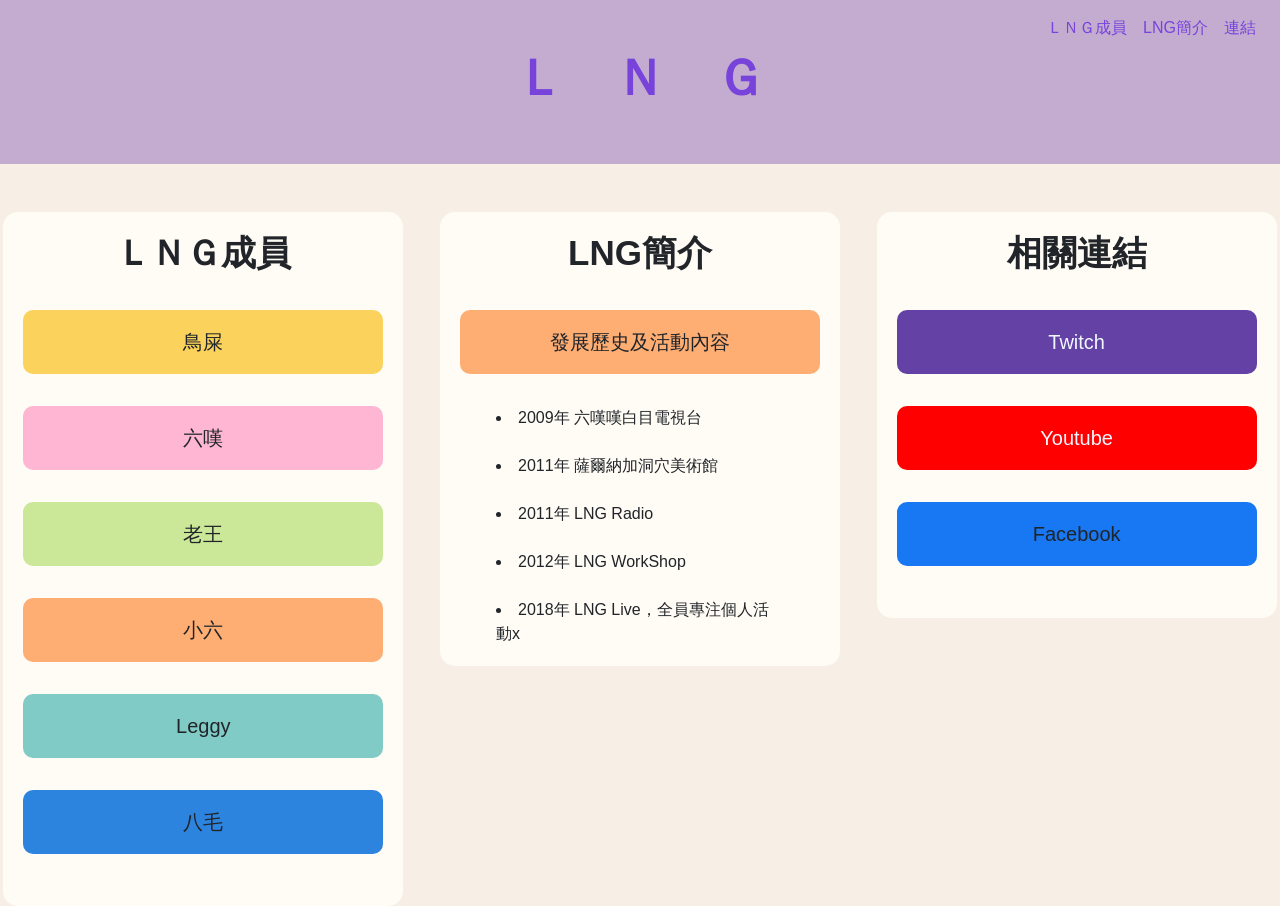
<file: index.html>
<!DOCTYPE html>
<html lang="zh-TW">

<head>
    <meta charset="UTF-8">
    <meta name="viewport" content="width=device-width, initial-scale=1.0">
    <title>個人網站</title>
    <link rel="stylesheet" href="https://stackpath.bootstrapcdn.com/bootstrap/4.3.1/css/bootstrap.min.css">
    <link rel="stylesheet" href="../static/style.css">
</head>

<body>
    
    <header class="text-center py-5">
        <h1>Ｌ　Ｎ　Ｇ</h1>
    </header>
    <nav class="navbar navbar-expand-lg   fixed-top">
        <button class="navbar-toggler" type="button" data-toggle="collapse" data-target="#navbarNav"
            aria-controls="navbarNav" aria-expanded="false" aria-label="Toggle navigation">
            <span class="navbar-toggler-icon"></span>
        </button>
        <div class="collapse navbar-collapse" id="navbarNav">
            <ul class="navbar-nav ml-auto">
                <li class="nav-item">
                    <a class="nav-link" href="#about">ＬＮＧ成員</a>
                </li>
                <li class="nav-item">
                    <a class="nav-link" href="#skills">LNG簡介</a>
                </li>
                <li class="nav-item">
                    <a class="nav-link" href="#contact">連結</a>
                </li>
            </ul>
        </div>
    </nav>
            <br>
            <br>
            <div class="row">
    
                <div class="col-md-4">
                    <div class="card custom-card" onclick="redirectToLink('HollandTest.html')">
                        
                        <div class="card-body">                          
                            <h2 class="card-title">ＬＮＧ成員</h2>
                            <br>
                            <div class="title-box-1">
                                <h5 class="card-body">鳥屎</h5>
                            </div>                        
                            <br>
                            <div class="title-box-2">
                                <h5 class="card-body">六嘆</h5>
                            </div>                           
                            <br>
                            <div class="title-box-3">
                                <h5 class="card-body">老王</h5>
                            </div> 
                            <br>
                            <div class="title-box-4">
                                <h5 class="card-body">小六</h5>
                            </div>                        
                            <br>
                            <div class="title-box-5">
                                <h5 class="card-body">Leggy</h5>
                            </div>                        
                            <br>
                            <div class="title-box-6">
                                <h5 class="card-body">八毛</h5>
                            </div>                        
                            <br>
                        </div>
                    </div>
                    
                </div>

                
    
                <div class="col-md-4">
                    <div class="card custom-card" onclick="redirectToLink('about.html')">
                        <div class="card-body">
                            <h2 class="card-title">LNG簡介</h2>
                            <br>
                            <div class="title-box-4">
                                <h5 class="card-body">發展歷史及活動內容</h5>
                            </div>
                            <br>
                            <li class="card-text-2" style="list-style-type: disc;">2009年 六嘆嘆白目電視台</li>
                            <br>
                            <li class="card-text-2" style="list-style-type: disc;">2011年 薩爾納加洞穴美術館</li>
                            <br>
                            <li class="card-text-2" style="list-style-type: disc;">2011年 LNG Radio</li>
                            <br>
                            <li class="card-text-2" style="list-style-type: disc;">2012年 LNG WorkShop</li>
                            <br>
                            <li class="card-text-2" style="list-style-type: disc;">2018年 LNG Live，全員專注個人活動x</li>
                        </div>
                    </div>
                </div>
                
                <div class="col-md-4">
                    <div class="card custom-card" onclick="redirectToLink('Resume.html')">
                        <div class="card-body">
                            <h2 class="card-title">相關連結</h2>
                            <br>
                            <div class="title-box-7">
                                <h5 class="card-body" style="color: aliceblue;">Twitch</h5>
                            </div>
                            <br>
                            <div class="title-box-8">
                                <h5 class="card-body" style="color: aliceblue;">Youtube</h5>
                            </div>
                            <br>
                            <div class="title-box-9">
                                <h5 class="card-body" >Facebook</h5>
                            </div>
                            <br>
                        </div>
                    </div>
                </div>
            </div>
    
        </div>

    <!-- 引入 Bootstrap 及 Popper.js JavaScript -->
    <script src="https://code.jquery.com/jquery-3.3.1.slim.min.js"></script>
    <script src="https://cdnjs.cloudflare.com/ajax/libs/popper.js/1.14.7/umd/popper.min.js"></script>
    <script src="https://stackpath.bootstrapcdn.com/bootstrap/4.3.1/js/bootstrap.min.js"></script>

    <script>
        $(document).ready(function () {
            // 當點擊 Navbar 中的連結時，進行平滑滾動
            $("a").on('click', function (event) {
                if (this.hash !== "") {
                    event.preventDefault();

                    var hash = this.hash;

                    $('html, body').animate({
                        scrollTop: $(hash).offset().top
                    }, 800, function () {
                        window.location.hash = hash;
                    });
                }
            });
        });
   
        function redirectToLink(url) {
            window.location.href = url;
        }
    </script>
</body>

</html>
</file>
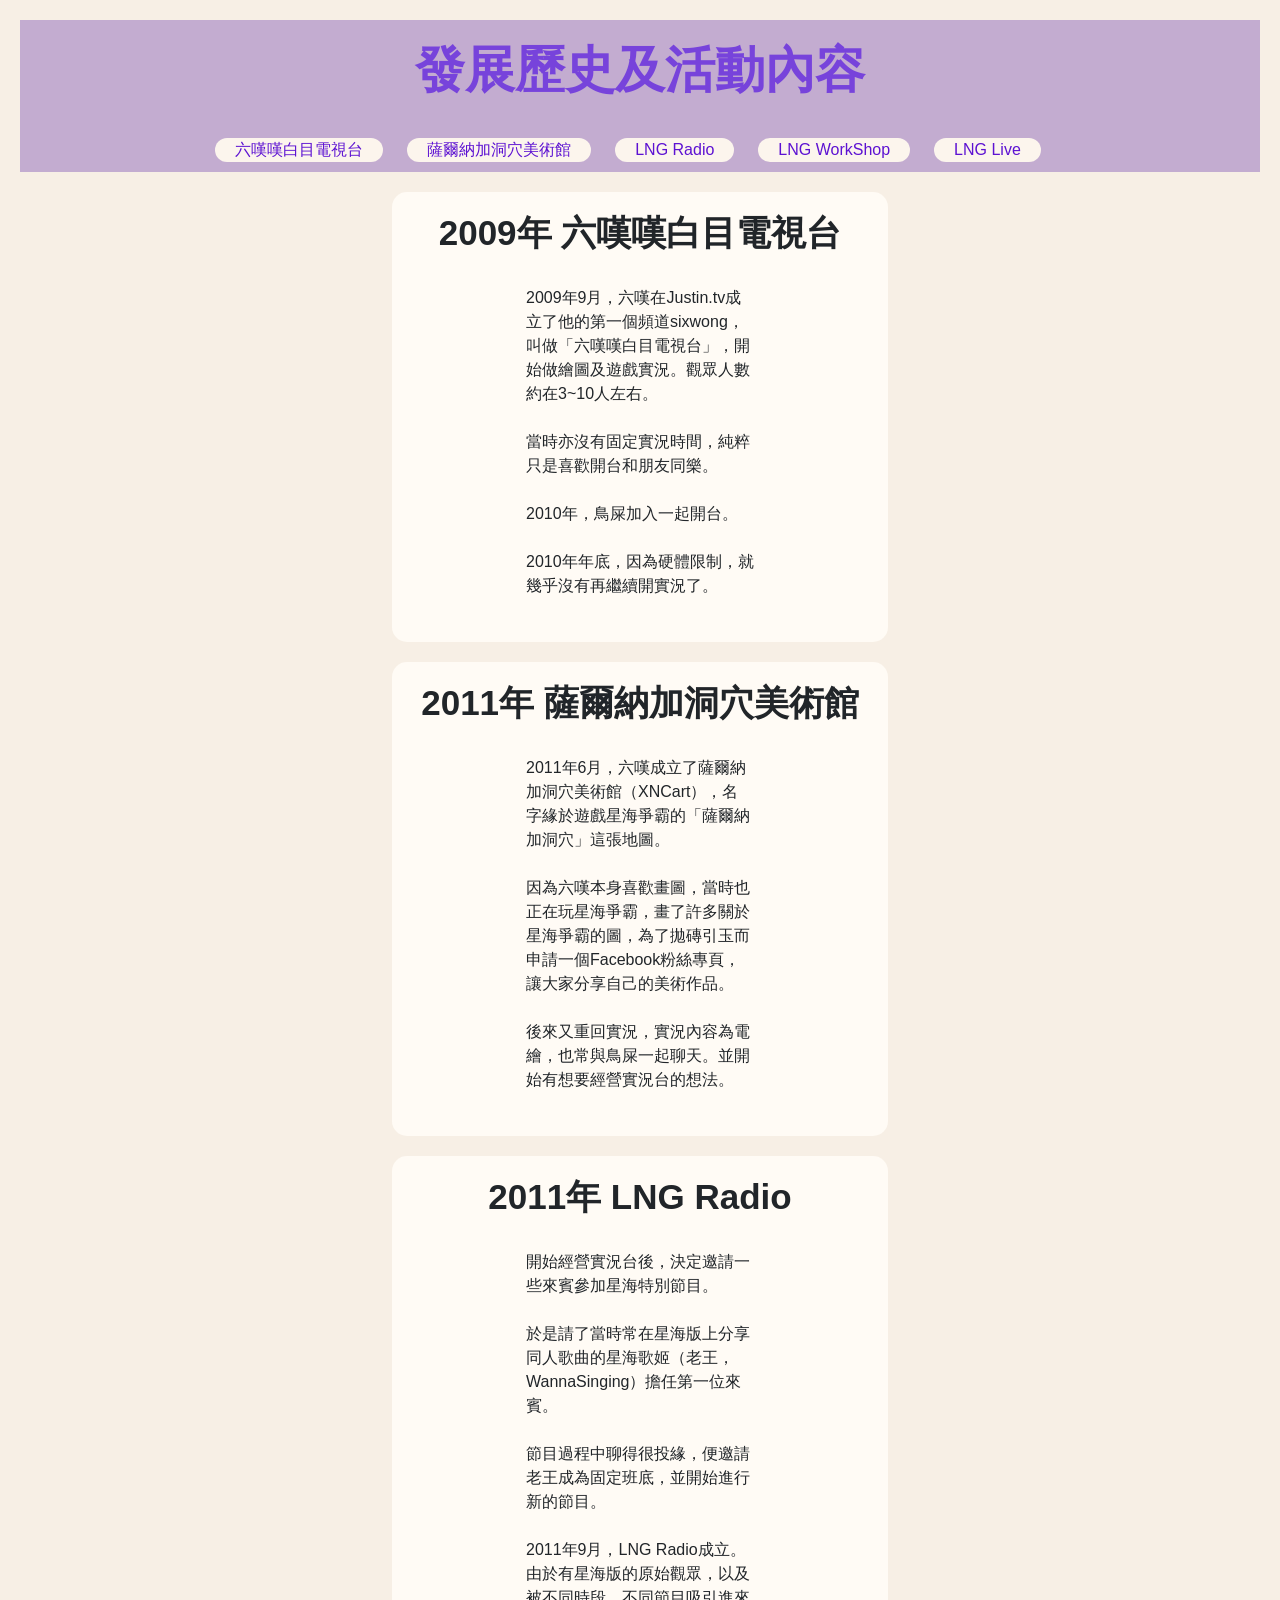
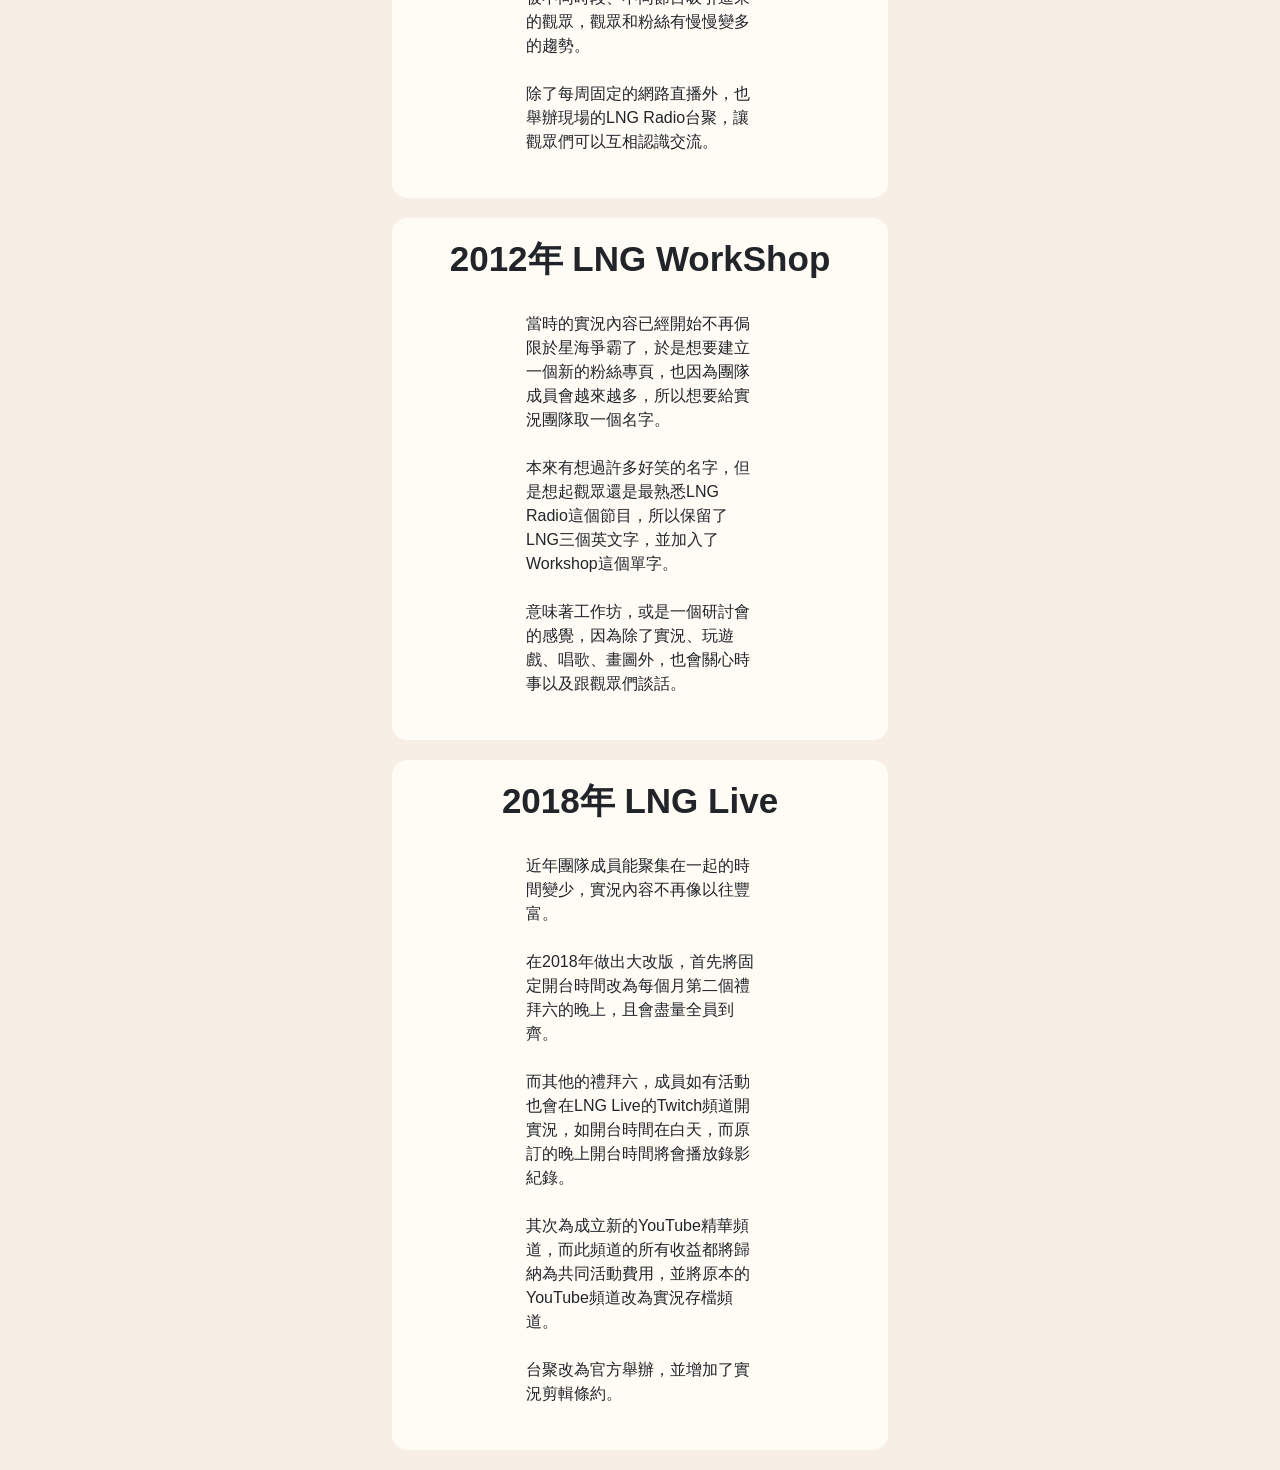
<file: about.html>
<!DOCTYPE html>
<html lang="zh-TW">
<head>
    <meta charset="UTF-8">
    <meta name="viewport" content="width=device-width, initial-scale=1.0">
    <title>相關工作</title>
    <link rel="stylesheet" href="https://stackpath.bootstrapcdn.com/bootstrap/4.3.1/css/bootstrap.min.css">
    <link rel="stylesheet" href="../static/style.css">
    <style>
        body {
            font-family: Arial, sans-serif;
            margin: 20px;
            padding: 0;
        }

        header {
            text-align: center;
            padding: 20px;
            
        }

        nav {
            display: flex;
            justify-content: center;
            padding: 10px;
        }

        nav a {
            text-decoration: none;
            padding: 10px;
            margin: 0 10px;
        }

        section {
            margin: auto;
            padding: 20px;
            background-color: #FFFBF5;
            width: 40%;
            margin-top: 20px;
            border-radius: 15px;
        }
        .img-1{
            position: relative;
            margin: auto;
            width: 528px;
            height: 291px;
            border-radius: 10%;
        }
        .img-2{
            position: relative;
            width: 600px;
            height: 210px;
            left: 8%;
        }
        .box{
            border-radius: 20px;
            background-color: #FCF5ED;
        }
        .box a{
            color: #5D12D2;
        }
        .container {
            display: flex;
            justify-content: center; 
            align-items: center; 
        }
        .container-1{
            display: grid;
            grid-template-columns: repeat(2, 1fr); 
        }   
        p{
            width: 50%; 
            margin: auto
        }
    </style>
</head>
<body>

    <header>
        <h1>發展歷史及活動內容</h1>
    </header>
    <nav>
        <div class="box d-inline-block mr-4">
            <a href="#2009">六嘆嘆白目電視台</a>
        </div>
        <div class="box d-inline-block mr-4">
            <a href="#2011">薩爾納加洞穴美術館</a>
        </div>
        <div class="box d-inline-block mr-4">  
            <a href="#2011-2">LNG Radio</a>
        </div>
        <div class="box d-inline-block mr-4">
            <a href="#2012">LNG WorkShop</a>
        </div>
        <div class="box d-inline-block mr-4">
            <a href="#2018">LNG Live</a>
        </div>  
    </nav>


    <section id = "2009">
        <h2>2009年 六嘆嘆白目電視台</h2>
        <br>
            <p>
            2009年9月，六嘆在Justin.tv成立了他的第一個頻道sixwong，叫做「六嘆嘆白目電視台」，開始做繪圖及遊戲實況。觀眾人數約在3~10人左右。<br><br>
            當時亦沒有固定實況時間，純粹只是喜歡開台和朋友同樂。<br><br>
            2010年，鳥屎加入一起開台。<br><br>
            2010年年底，因為硬體限制，就幾乎沒有再繼續開實況了。<br><br>
            </p>
    </section>
    <section id = "2011">
        <h2>2011年 薩爾納加洞穴美術館</h2>
        <br>
        <p>2011年6月，六嘆成立了薩爾納加洞穴美術館（XNCart），名字緣於遊戲星海爭霸的「薩爾納加洞穴」這張地圖。</p><br>
        <p>因為六嘆本身喜歡畫圖，當時也正在玩星海爭霸，畫了許多關於星海爭霸的圖，為了拋磚引玉而申請一個Facebook粉絲專頁，讓大家分享自己的美術作品。</p><br>
        <p>後來又重回實況，實況內容為電繪，也常與鳥屎一起聊天。並開始有想要經營實況台的想法。</p><br>
    </section>
    <section id = "2011-2">
        <h2>2011年 LNG Radio</h2>
        <br>
        <p>開始經營實況台後，決定邀請一些來賓參加星海特別節目。</p><br>
        <p>於是請了當時常在星海版上分享同人歌曲的星海歌姬（老王，WannaSinging）擔任第一位來賓。</p><br>
        <p>節目過程中聊得很投緣，便邀請老王成為固定班底，並開始進行新的節目。</p><br>
        <p>2011年9月，LNG Radio成立。由於有星海版的原始觀眾，以及被不同時段、不同節目吸引進來的觀眾，觀眾和粉絲有慢慢變多的趨勢。</p><br>
        <p>除了每周固定的網路直播外，也舉辦現場的LNG Radio台聚，讓觀眾們可以互相認識交流。</p><br>
    </div>    
    </section>
    <section id = "2012">
        <h2>2012年 LNG WorkShop</h2>
        <br>
        <p>當時的實況內容已經開始不再侷限於星海爭霸了，於是想要建立一個新的粉絲專頁，也因為團隊成員會越來越多，所以想要給實況團隊取一個名字。</p><br>
        <p>本來有想過許多好笑的名字，但是想起觀眾還是最熟悉LNG Radio這個節目，所以保留了LNG三個英文字，並加入了Workshop這個單字。</p><br>
        <p>意味著工作坊，或是一個研討會的感覺，因為除了實況、玩遊戲、唱歌、畫圖外，也會關心時事以及跟觀眾們談話。</p><br>
    </section>
    <section id = "2018">
        <h2>2018年 LNG Live</h2>
        <br>
        <p>近年團隊成員能聚集在一起的時間變少，實況內容不再像以往豐富。</p><br>
        <p>在2018年做出大改版，首先將固定開台時間改為每個月第二個禮拜六的晚上，且會盡量全員到齊。</p><br>
        <p>而其他的禮拜六，成員如有活動也會在LNG Live的Twitch頻道開實況，如開台時間在白天，而原訂的晚上開台時間將會播放錄影紀錄。</p><br>
        <p>其次為成立新的YouTube精華頻道，而此頻道的所有收益都將歸納為共同活動費用，並將原本的YouTube頻道改為實況存檔頻道。</p><br>
        <p>台聚改為官方舉辦，並增加了實況剪輯條約。</p><br>
    </section>


</body>
</html>
</file>
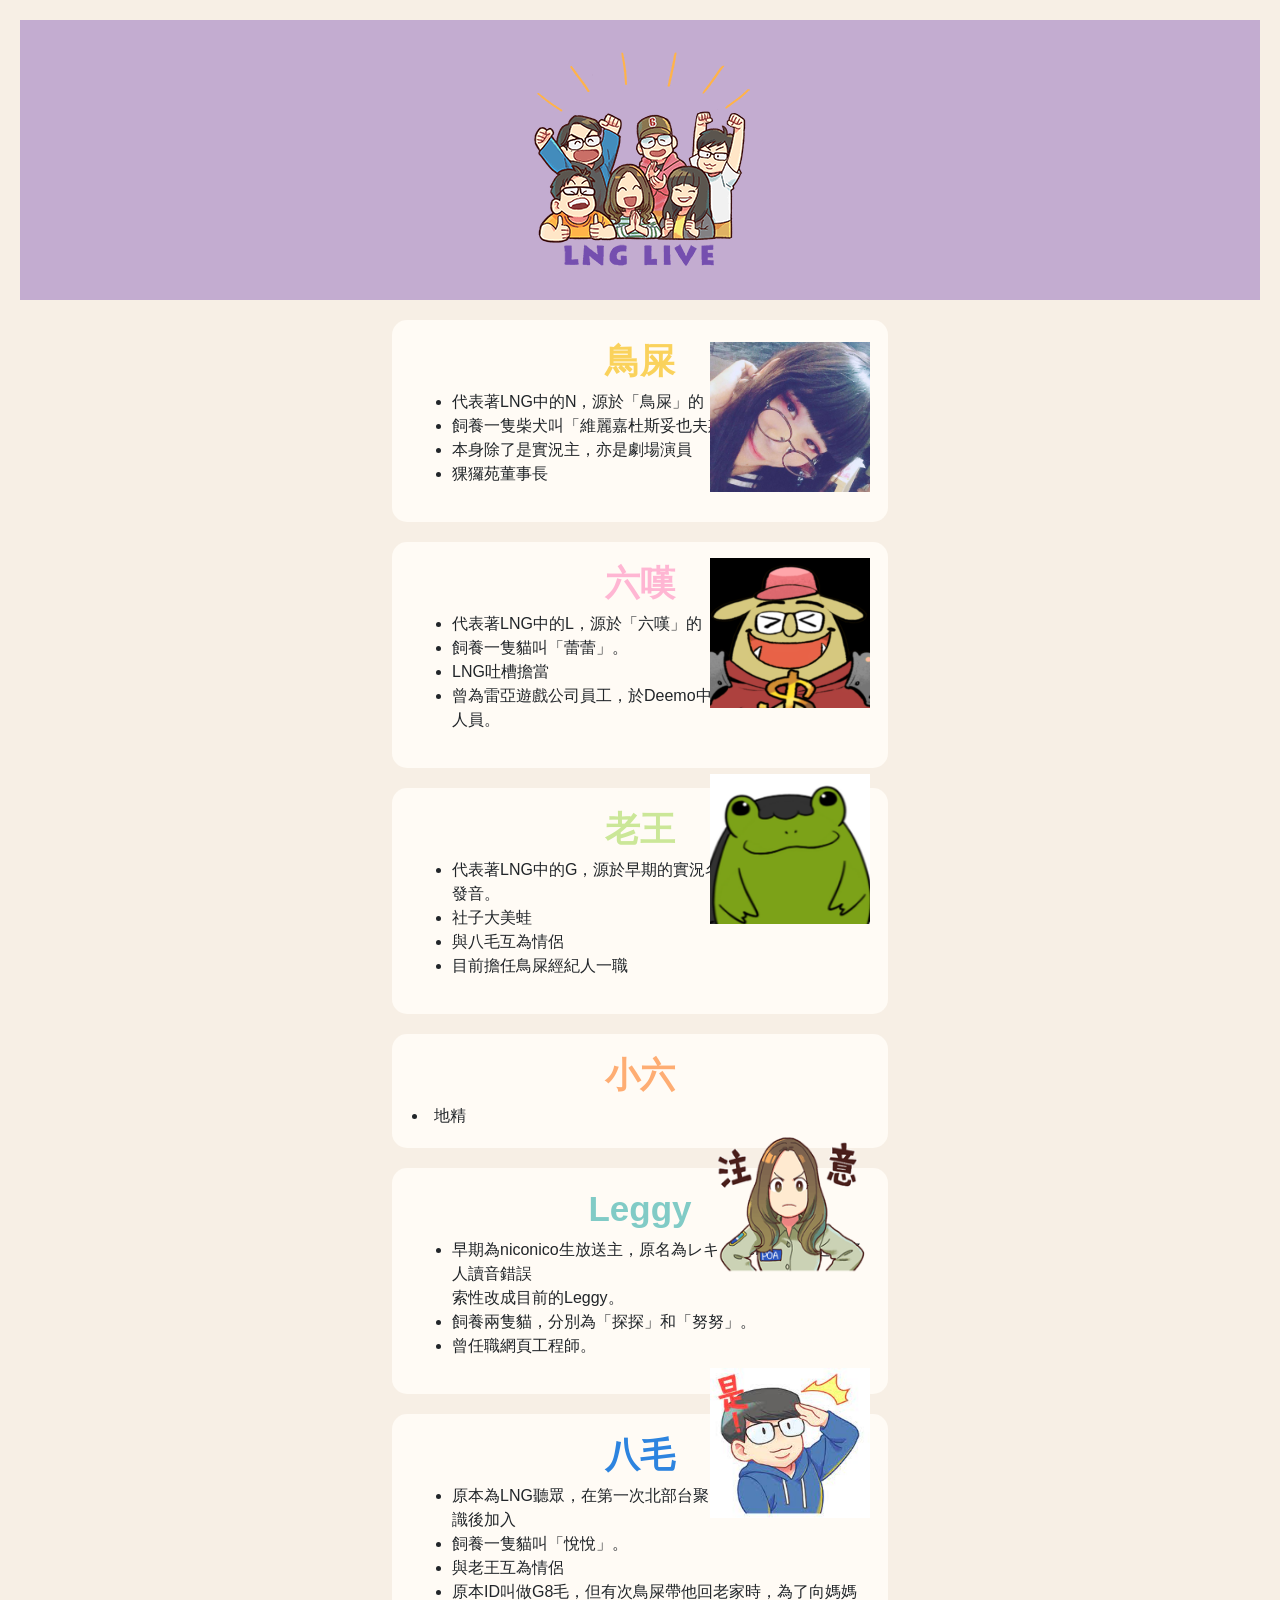
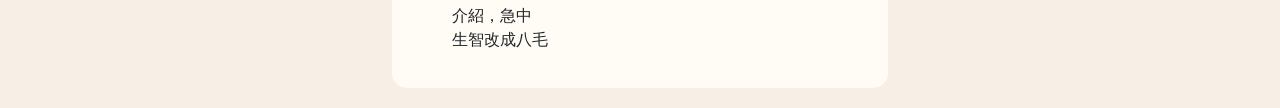
<file: HollandTest.html>
<!DOCTYPE html>
<html lang="zh-TW">
<head>
    <meta charset="UTF-8">
    <meta name="viewport" content="width=device-width, initial-scale=1.0">
    <title>LNG介紹</title>
    <link rel="stylesheet" href="https://stackpath.bootstrapcdn.com/bootstrap/4.3.1/css/bootstrap.min.css">
    <link rel="stylesheet" href="../static/style.css">
    <style>
        body {
            font-family: Arial, sans-serif;
            margin: 20px;
            padding: 0;
        }

        header {
            text-align: center;
            padding: 20px;
            
        }

        nav {
            display: flex;
            justify-content: center;
            padding: 10px;
        }

        nav a {
            text-decoration: none;
            padding: 10px;
            margin: 0 10px;
        }

        section {
            margin: auto;
            padding: 20px;
            background-color: #FFFBF5;
            width: 40%;
            margin-top: 20px;
            border-radius: 15px;
        }
        .img-1{
            position: absolute;
            right: 32%;
            top: 38%;
            width: 160px;
            height: 150px;
        }
        .img-2{
            position: absolute;
            right: 32%;
            top: 62%;
            width: 160px;
            height: 150px;
            
        }
        .img-3{
            position: absolute;
            right: 32%;           
            width: 160px;
            height: 150px;
            top: 86%;
        }
        .img-4{
            position: absolute;
            right: 32%;           
            width: 160px;
            height: 150px;
            top: 125%;
        }
        .img-5{
            position: absolute;
            right: 32%;           
            width: 160px;
            height: 150px;
            top: 152%;
        }
        .box{
            border-radius: 20px;
            background-color: #FCF5ED;
        }
        .box a{
            color: #5D12D2;
        }
        p{
            width: 50%; 
            margin: auto
        }
    </style>
</head>
<body>

    <header>
        <img src="../static/main.png" alt="">
    </header>

    <section id = "niwas">
        <h2 style="color: rgb(250,210,92);">鳥屎</h2>
        <ul>
            <li>代表著LNG中的N，源於「鳥屎」的「鳥」發音。</li>
            <li>飼養一隻柴犬叫「維麗嘉杜斯妥也夫斯基」（燒餅）。</li>
            <li>本身除了是實況主，亦是劇場演員</li>
            <li>猓玀苑董事長</li>
        </ul>
        <img class="img-1" src="../static/niwas.jpg" alt="">
    </section>
    <section id="sixtan">
        <h2 style="color: rgb(255, 182, 211);">六嘆</h2>
        <ul>
            <li>代表著LNG中的L，源於「六嘆」的「六」發音。</li>
            <li>飼養一隻貓叫「蕾蕾」。</li>
            <li>LNG吐槽擔當</li>
            <li>曾為雷亞遊戲公司員工，於Deemo中負責遊戲設計和維修人員。</li>
        </ul>   
        <img class="img-2" src="../static/6tan.png" alt="">
    </section>
    <section id="wannasinging">
        <h2 style="color: rgb(203, 231, 152);">老王</h2>
        <ul>
            <li>代表著LNG中的G，源於早期的實況名字「歌姬」的「歌」發音。</li>
            <li>社子大美蛙</li>
            <li>與八毛互為情侶</li>
            <li>目前擔任鳥屎經紀人一職</li>
        </ul>
        <img class="img-3" src="../static/meiwa.png" alt="">
    </section>
    <section id = mabushii>
        <h2 style="color: rgb(254, 173, 115);">小六</h2>
        <li>地精</li>
    </section>
    <section id="Leggy">
        <h2 style="color: rgb(129, 203, 198);">Leggy</h2>
        <ul>
            <li>早期為niconico生放送主，原名為レキ（Reki）。不過太多人讀音錯誤<br>索性改成目前的Leggy。</li>
            <li>飼養兩隻貓，分別為「探探」和「努努」。</li>
            <li>曾任職網頁工程師。</li>
        </ul>
        <img class="img-4" src="../static/Leggy.png" alt="">
    </section>
    <section id="bamow">
        <h2 style="color: rgb(45, 132, 223);">八毛</h2>
        <ul>
            <li>原本為LNG聽眾，在第一次北部台聚的時候和LNG三人熟識後加入</li>
            <li>飼養一隻貓叫「悅悅」。</li>
            <li>與老王互為情侶</li>
            <li>原本ID叫做G8毛，但有次鳥屎帶他回老家時，為了向媽媽介紹，急中<br>生智改成八毛</li>
        </ul>
        <img class="img-5" src="../static/bamow.jpg" alt="">
    </section>
    <script>
        $(document).ready(function () {
            // 當點擊 Navbar 中的連結時，進行平滑滾動
            $("a").on('click', function (event) {
                if (this.hash !== "") {
                    event.preventDefault();

                    var hash = this.hash;

                    $('html, body').animate({
                        scrollTop: $(hash).offset().top
                    }, 800, function () {
                        window.location.hash = hash;
                    });
                }
            });
        });
   
        function redirectToLink(url) {
            window.location.href = url;
        }
    </script>

</body>
</html>
</file>
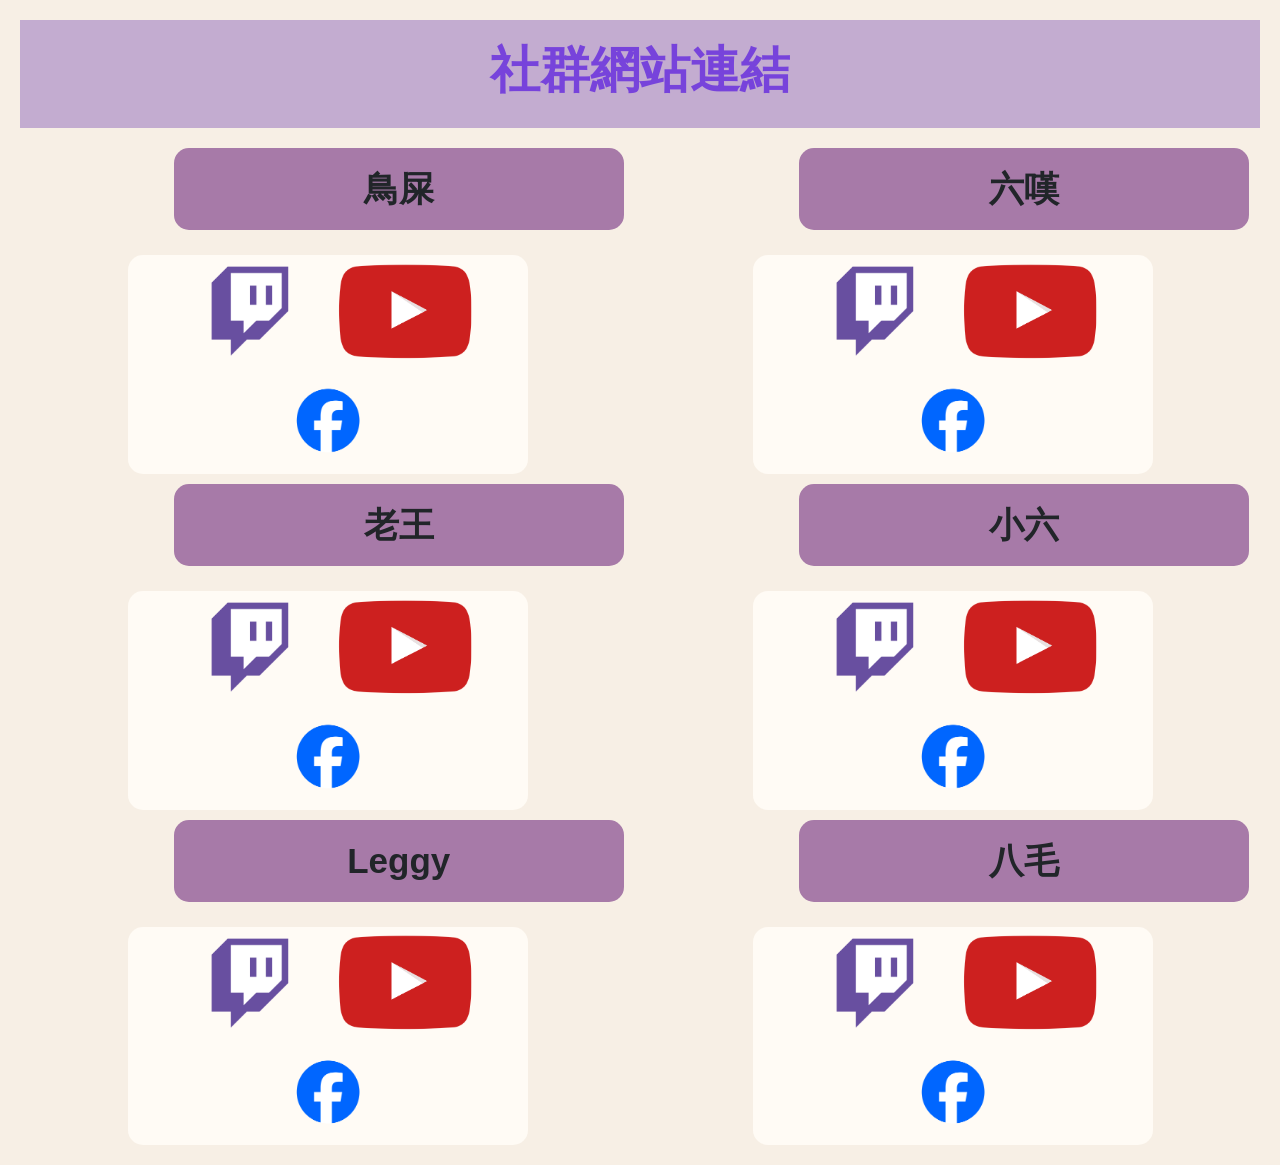
<file: Resume.html>
<!DOCTYPE html>
<html lang="zh-TW">
<head>
    <meta charset="UTF-8">
    <meta name="viewport" content="width=device-width, initial-scale=1.0">
    <title>相關工作</title>
    <link rel="stylesheet" href="https://stackpath.bootstrapcdn.com/bootstrap/4.3.1/css/bootstrap.min.css">
    <link rel="stylesheet" href="../static/style.css">
    <style>
        body {
            font-family: Arial, sans-serif;
            margin: 20px;
            padding: 0;
        }

        header {
            text-align: center;
            padding: 20px;
            
        }

        nav {
            display: flex;
            justify-content: center;
            padding: 10px;
        }

        nav a {
            text-decoration: none;
            padding: 10px;
            margin: 0 10px;
        }

        section {
            margin: auto;
            padding: 20px;
            background-color: #FFFBF5;
            width: 40%;
            margin-top: 20px;
            border-radius: 15px;
        }
        .box{
            border-radius: 20px;
            background-color: #FCF5ED;
        }
        .box a{
            color: #5D12D2;
        }
        .container {
            display: flex;
            justify-content: center; /* 水平置中 */
            align-items: center; /* 垂直置中 */
        }
        .container-1{
            display: grid;
            grid-template-columns: repeat(2, 1fr); /* 三列，每列等寬 */
            gap: 10px;
        }  
        img{
            position: relative;
            width: 150px;
            height: 150px;
        }
        .card-body{
            background-color: rgb(167, 122, 168);
            width: 450px;
            margin-left: 25%;
            border-radius: 15px;
        }
        .contain{
            margin: auto;
            position: relative; 
            width: 400px; 
            background-color: #FFFBF5; 
            border-radius: 15px; 
            margin-top: 25px;
            text-align: center;
            font-size: larger;
        }
    </style>
</head>
<body>

    <header>
        <h1>社群網站連結</h1>
    </header>
    <div class="container" style="margin-top: 20px;">
    </div>

    <div class="container-1">
        <div>
            <h2 class="card-body">鳥屎</h2>
            <div class="contain">
                <a href="https://www.twitch.tv/scspple7545">
                    <img src="../static/TW.png" class="img-fluid" alt="描述圖片的文字">
                </a>
                <a href="https://www.youtube.com/@niaws-5352">
                    <img src="../static/YT.png" class="img-fluid" alt="描述圖片的文字">
                </a>
                <a href="https://www.facebook.com/LNGniaws?locale=zh_TW">
                    <img src="../static/FB.png" class="img-fluid" alt="描述圖片的文字">
                </a>
            </div>
            
        </div>
        <div>
            <h2 class="card-body">六嘆</h2>
            <div class="contain">
                <a href="https://www.twitch.tv/sixwong">
                    <img src="../static/TW.png" class="img-fluid" alt="描述圖片的文字">
                </a>
                <a href="https://www.youtube.com/@6tanchannel">
                    <img src="../static/YT.png" class="img-fluid" alt="描述圖片的文字">
                </a>
                <a href="https://www.facebook.com/6tantan/?locale=zh_TW">
                    <img src="../static/FB.png" class="img-fluid" alt="描述圖片的文字">
                </a>
            </div>
            
        </div>
        <div>
            <h2 class="card-body">老王</h2>
            <div class="contain">
                <a href="https://www.twitch.tv/wannasinging">
                    <img src="../static/TW.png" class="img-fluid" alt="描述圖片的文字">
                </a>
                <a href="https://www.youtube.com/@wannasinging">
                    <img src="../static/YT.png" class="img-fluid" alt="描述圖片的文字">
                </a>
                <a href="https://www.facebook.com/WannaSinging?locale=zh_TW">
                    <img src="../static/FB.png" class="img-fluid" alt="描述圖片的文字">
                </a>
            </div>
            
        </div>
        <div>
            <h2 class="card-body">小六</h2>
            <div class="contain">
                <a href="https://www.twitch.tv/mabushii0611">
                    <img src="../static/TW.png" class="img-fluid" alt="描述圖片的文字">
                </a>
                <a href="https://www.youtube.com/@wildboy0611">
                    <img src="../static/YT.png" class="img-fluid" alt="描述圖片的文字">
                </a>
                <a href="https://www.facebook.com/Mabushii0611?locale=zh_TW">
                    <img src="../static/FB.png" class="img-fluid" alt="描述圖片的文字">
                </a>
            </div>
            
        </div>
        <div>
            <h2 class="card-body">Leggy</h2>
            <div class="contain">
                <a href="https://www.twitch.tv/rekileggy">
                    <img src="../static/TW.png" class="img-fluid" alt="描述圖片的文字">
                </a>
                <a href="https://www.youtube.com/@reki305">
                    <img src="../static/YT.png" class="img-fluid" alt="描述圖片的文字">
                </a>
                <a href="https://www.facebook.com/LeggyReki?locale=zh_TW">
                    <img src="../static/FB.png" class="img-fluid" alt="描述圖片的文字">
                </a>
            </div>
            
        </div>
        <div>
            <h2 class="card-body">八毛</h2>
            <div class="contain">
                <a href="https://www.twitch.tv/bamow">
                    <img src="../static/TW.png" class="img-fluid" alt="描述圖片的文字">
                </a>
                <a href="https://www.youtube.com/@Bamowmow">
                    <img src="../static/YT.png" class="img-fluid" alt="描述圖片的文字">
                </a>
                <a href="https://www.facebook.com/LngBamow?locale=zh_TW">
                    <img src="../static/FB.png" class="img-fluid" alt="描述圖片的文字">
                </a>
            </div>
            
        </div>            
        </div>
    </div>
</body>
</html>
</file>
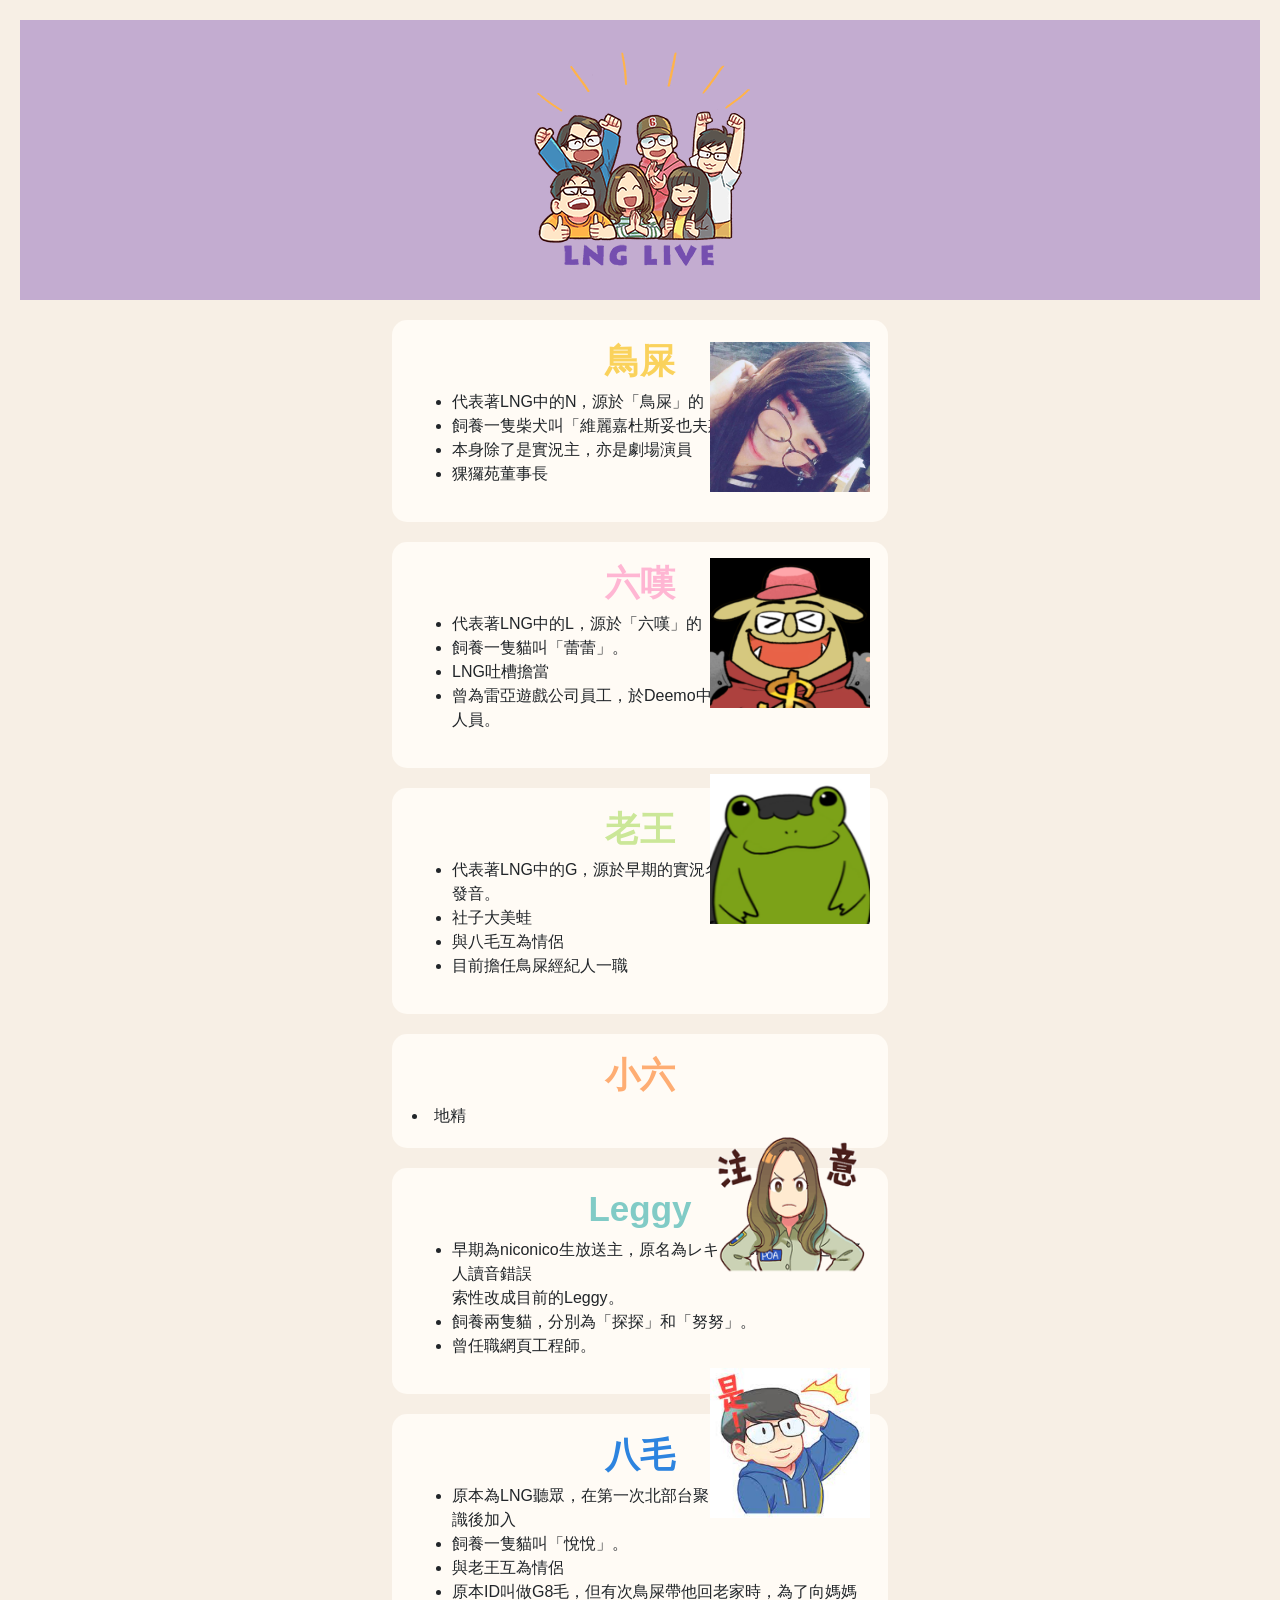
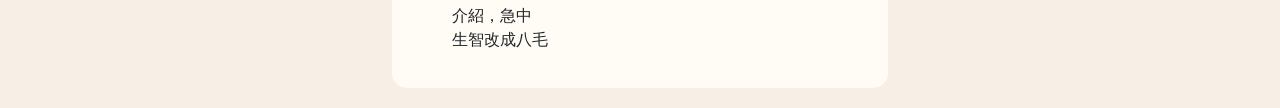
<file: templates/HollandTest.html>
<!DOCTYPE html>
<html lang="zh-TW">
<head>
    <meta charset="UTF-8">
    <meta name="viewport" content="width=device-width, initial-scale=1.0">
    <title>LNG介紹</title>
    <link rel="stylesheet" href="https://stackpath.bootstrapcdn.com/bootstrap/4.3.1/css/bootstrap.min.css">
    <link rel="stylesheet" href="../static/style.css">
    <style>
        body {
            font-family: Arial, sans-serif;
            margin: 20px;
            padding: 0;
        }

        header {
            text-align: center;
            padding: 20px;
            
        }

        nav {
            display: flex;
            justify-content: center;
            padding: 10px;
        }

        nav a {
            text-decoration: none;
            padding: 10px;
            margin: 0 10px;
        }

        section {
            margin: auto;
            padding: 20px;
            background-color: #FFFBF5;
            width: 40%;
            margin-top: 20px;
            border-radius: 15px;
        }
        .img-1{
            position: absolute;
            right: 32%;
            top: 38%;
            width: 160px;
            height: 150px;
        }
        .img-2{
            position: absolute;
            right: 32%;
            top: 62%;
            width: 160px;
            height: 150px;
            
        }
        .img-3{
            position: absolute;
            right: 32%;           
            width: 160px;
            height: 150px;
            top: 86%;
        }
        .img-4{
            position: absolute;
            right: 32%;           
            width: 160px;
            height: 150px;
            top: 125%;
        }
        .img-5{
            position: absolute;
            right: 32%;           
            width: 160px;
            height: 150px;
            top: 152%;
        }
        .box{
            border-radius: 20px;
            background-color: #FCF5ED;
        }
        .box a{
            color: #5D12D2;
        }
        p{
            width: 50%; 
            margin: auto
        }
    </style>
</head>
<body>

    <header>
        <img src="../main.png" alt="">
    </header>

    <section id = "niwas">
        <h2 style="color: rgb(250,210,92);">鳥屎</h2>
        <ul>
            <li>代表著LNG中的N，源於「鳥屎」的「鳥」發音。</li>
            <li>飼養一隻柴犬叫「維麗嘉杜斯妥也夫斯基」（燒餅）。</li>
            <li>本身除了是實況主，亦是劇場演員</li>
            <li>猓玀苑董事長</li>
        </ul>
        <img class="img-1" src="../niwas.jpg" alt="">
    </section>
    <section id="sixtan">
        <h2 style="color: rgb(255, 182, 211);">六嘆</h2>
        <ul>
            <li>代表著LNG中的L，源於「六嘆」的「六」發音。</li>
            <li>飼養一隻貓叫「蕾蕾」。</li>
            <li>LNG吐槽擔當</li>
            <li>曾為雷亞遊戲公司員工，於Deemo中負責遊戲設計和維修人員。</li>
        </ul>   
        <img class="img-2" src="../6tan.png" alt="">
    </section>
    <section id="wannasinging">
        <h2 style="color: rgb(203, 231, 152);">老王</h2>
        <ul>
            <li>代表著LNG中的G，源於早期的實況名字「歌姬」的「歌」發音。</li>
            <li>社子大美蛙</li>
            <li>與八毛互為情侶</li>
            <li>目前擔任鳥屎經紀人一職</li>
        </ul>
        <img class="img-3" src="../meiwa.png" alt="">
    </section>
    <section id = mabushii>
        <h2 style="color: rgb(254, 173, 115);">小六</h2>
        <li>地精</li>
    </section>
    <section id="Leggy">
        <h2 style="color: rgb(129, 203, 198);">Leggy</h2>
        <ul>
            <li>早期為niconico生放送主，原名為レキ（Reki）。不過太多人讀音錯誤<br>索性改成目前的Leggy。</li>
            <li>飼養兩隻貓，分別為「探探」和「努努」。</li>
            <li>曾任職網頁工程師。</li>
        </ul>
        <img class="img-4" src="../Leggy.png" alt="">
    </section>
    <section id="bamow">
        <h2 style="color: rgb(45, 132, 223);">八毛</h2>
        <ul>
            <li>原本為LNG聽眾，在第一次北部台聚的時候和LNG三人熟識後加入</li>
            <li>飼養一隻貓叫「悅悅」。</li>
            <li>與老王互為情侶</li>
            <li>原本ID叫做G8毛，但有次鳥屎帶他回老家時，為了向媽媽介紹，急中<br>生智改成八毛</li>
        </ul>
        <img class="img-5" src="../bamow.jpg" alt="">
    </section>


</body>
</html>
</file>
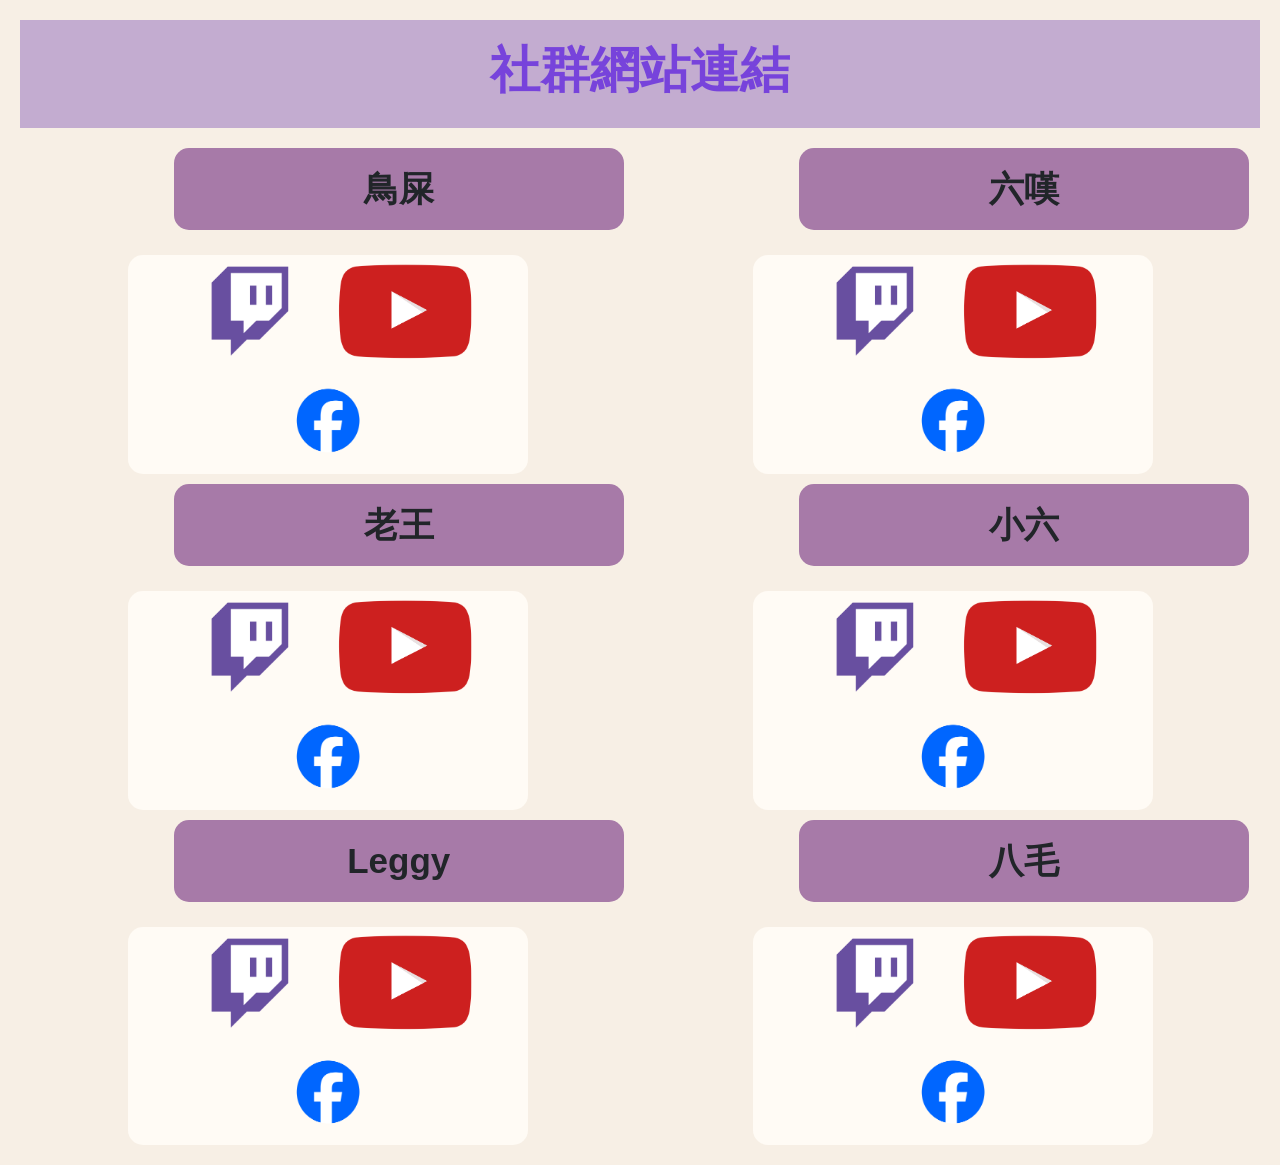
<file: templates/Resume.html>
<!DOCTYPE html>
<html lang="zh-TW">
<head>
    <meta charset="UTF-8">
    <meta name="viewport" content="width=device-width, initial-scale=1.0">
    <title>相關工作</title>
    <link rel="stylesheet" href="https://stackpath.bootstrapcdn.com/bootstrap/4.3.1/css/bootstrap.min.css">
    <link rel="stylesheet" href="../static/style.css">
    <style>
        body {
            font-family: Arial, sans-serif;
            margin: 20px;
            padding: 0;
        }

        header {
            text-align: center;
            padding: 20px;
            
        }

        nav {
            display: flex;
            justify-content: center;
            padding: 10px;
        }

        nav a {
            text-decoration: none;
            padding: 10px;
            margin: 0 10px;
        }

        section {
            margin: auto;
            padding: 20px;
            background-color: #FFFBF5;
            width: 40%;
            margin-top: 20px;
            border-radius: 15px;
        }
        .box{
            border-radius: 20px;
            background-color: #FCF5ED;
        }
        .box a{
            color: #5D12D2;
        }
        .container {
            display: flex;
            justify-content: center; /* 水平置中 */
            align-items: center; /* 垂直置中 */
        }
        .container-1{
            display: grid;
            grid-template-columns: repeat(2, 1fr); /* 三列，每列等寬 */
            gap: 10px;
        }  
        img{
            position: relative;
            width: 150px;
            height: 150px;
        }
        .card-body{
            background-color: rgb(167, 122, 168);
            width: 450px;
            margin-left: 25%;
            border-radius: 15px;
        }
        .contain{
            margin: auto;
            position: relative; 
            width: 400px; 
            background-color: #FFFBF5; 
            border-radius: 15px; 
            margin-top: 25px;
            text-align: center;
            font-size: larger;
        }
    </style>
</head>
<body>

    <header>
        <h1>社群網站連結</h1>
    </header>
    <div class="container" style="margin-top: 20px;">
    </div>

    <div class="container-1">
        <div>
            <h2 class="card-body">鳥屎</h2>
            <div class="contain">
                <a href="https://www.twitch.tv/scspple7545">
                    <img src="../TW.png" class="img-fluid" alt="描述圖片的文字">
                </a>
                <a href="https://www.youtube.com/@niaws-5352">
                    <img src="../YT.png" class="img-fluid" alt="描述圖片的文字">
                </a>
                <a href="https://www.facebook.com/LNGniaws?locale=zh_TW">
                    <img src="../FB.png" class="img-fluid" alt="描述圖片的文字">
                </a>
            </div>
            
        </div>
        <div>
            <h2 class="card-body">六嘆</h2>
            <div class="contain">
                <a href="https://www.twitch.tv/sixwong">
                    <img src="../TW.png" class="img-fluid" alt="描述圖片的文字">
                </a>
                <a href="https://www.youtube.com/@6tanchannel">
                    <img src="../YT.png" class="img-fluid" alt="描述圖片的文字">
                </a>
                <a href="https://www.facebook.com/6tantan/?locale=zh_TW">
                    <img src="../FB.png" class="img-fluid" alt="描述圖片的文字">
                </a>
            </div>
            
        </div>
        <div>
            <h2 class="card-body">老王</h2>
            <div class="contain">
                <a href="https://www.twitch.tv/wannasinging">
                    <img src="../TW.png" class="img-fluid" alt="描述圖片的文字">
                </a>
                <a href="https://www.youtube.com/@wannasinging">
                    <img src="../YT.png" class="img-fluid" alt="描述圖片的文字">
                </a>
                <a href="https://www.facebook.com/WannaSinging?locale=zh_TW">
                    <img src="../FB.png" class="img-fluid" alt="描述圖片的文字">
                </a>
            </div>
            
        </div>
        <div>
            <h2 class="card-body">小六</h2>
            <div class="contain">
                <a href="https://www.twitch.tv/mabushii0611">
                    <img src="../TW.png" class="img-fluid" alt="描述圖片的文字">
                </a>
                <a href="https://www.youtube.com/@wildboy0611">
                    <img src="../YT.png" class="img-fluid" alt="描述圖片的文字">
                </a>
                <a href="https://www.facebook.com/Mabushii0611?locale=zh_TW">
                    <img src="../FB.png" class="img-fluid" alt="描述圖片的文字">
                </a>
            </div>
            
        </div>
        <div>
            <h2 class="card-body">Leggy</h2>
            <div class="contain">
                <a href="https://www.twitch.tv/rekileggy">
                    <img src="../TW.png" class="img-fluid" alt="描述圖片的文字">
                </a>
                <a href="https://www.youtube.com/@reki305">
                    <img src="../YT.png" class="img-fluid" alt="描述圖片的文字">
                </a>
                <a href="https://www.facebook.com/LeggyReki?locale=zh_TW">
                    <img src="../FB.png" class="img-fluid" alt="描述圖片的文字">
                </a>
            </div>
            
        </div>
        <div>
            <h2 class="card-body">八毛</h2>
            <div class="contain">
                <a href="https://www.twitch.tv/bamow">
                    <img src="../TW.png" class="img-fluid" alt="描述圖片的文字">
                </a>
                <a href="https://www.youtube.com/@Bamowmow">
                    <img src="../YT.png" class="img-fluid" alt="描述圖片的文字">
                </a>
                <a href="https://www.facebook.com/LngBamow?locale=zh_TW">
                    <img src="../FB.png" class="img-fluid" alt="描述圖片的文字">
                </a>
            </div>
            
        </div>            
        </div>
    </div>
</body>
</html>
</file>
<file: static/style.css>
body{
    background-color: #F7EFE5;
}
nav{
    background-color: #C3ACD0;
    color: #7743DB;
}
header{
    background-color: #C3ACD0;

}
.custom-card {
    margin: 20px;
    cursor: pointer;
    transition: transform 0.3s ease-in-out;
    border: none;
    border-radius: 15px;
    background-color:#FFFBF5;
    width: 400px;
    position: relative;
    margin: auto;
    
}
.card-body{
    position: relative;
}
.custom-card:hover {
    transform: scale(1.05);
    
}
h1{
    color: #7743DB;
    font-weight:bolder;
    font-size: 50px;
}

h2{
    text-align: center;
    font-weight: bold;
    font-size: 35px;
}
h5{
    text-align: center;
}
.custom-card .card-text{
    margin: 0 auto;
    width: 75%;
    height: 75%;
    text-align: center;
}
.custom-card .card-text-2{
    margin-left: 10%;
    margin-right: 10%;
}
.title-box-1{
    border-radius: 10px;
    background-color: rgb(250,210,92);
    box-sizing: border-box;
}
.title-box-2{
    border-radius: 10px;
    background-color: rgb(255, 182, 211);
    box-sizing: border-box;
}
.title-box-3{
    border-radius: 10px;
    background-color: rgb(203, 231, 152);
    box-sizing: border-box;
}
.title-box-4{
    border-radius: 10px;
    background-color: rgb(254, 173, 115);
    box-sizing: border-box;
}
.title-box-5{
    border-radius: 10px;
    background-color: rgb(129, 203, 198);
    box-sizing: border-box;
}
.title-box-6{
    border-radius: 10px;
    background-color: rgb(45, 132, 223);
    box-sizing: border-box;
}
.title-box-7{
    border-radius: 10px;
    background-color: #6441a5;
    box-sizing: border-box;
}
.title-box-8{
    border-radius: 10px;
    background-color: #FF0000;
    box-sizing: border-box;
}
.title-box-9{
    border-radius: 10px;
    background-color: rgb(24, 119, 242);
    box-sizing: border-box;
}

.nav-link{
    color: #7743DB;
}
</file>
